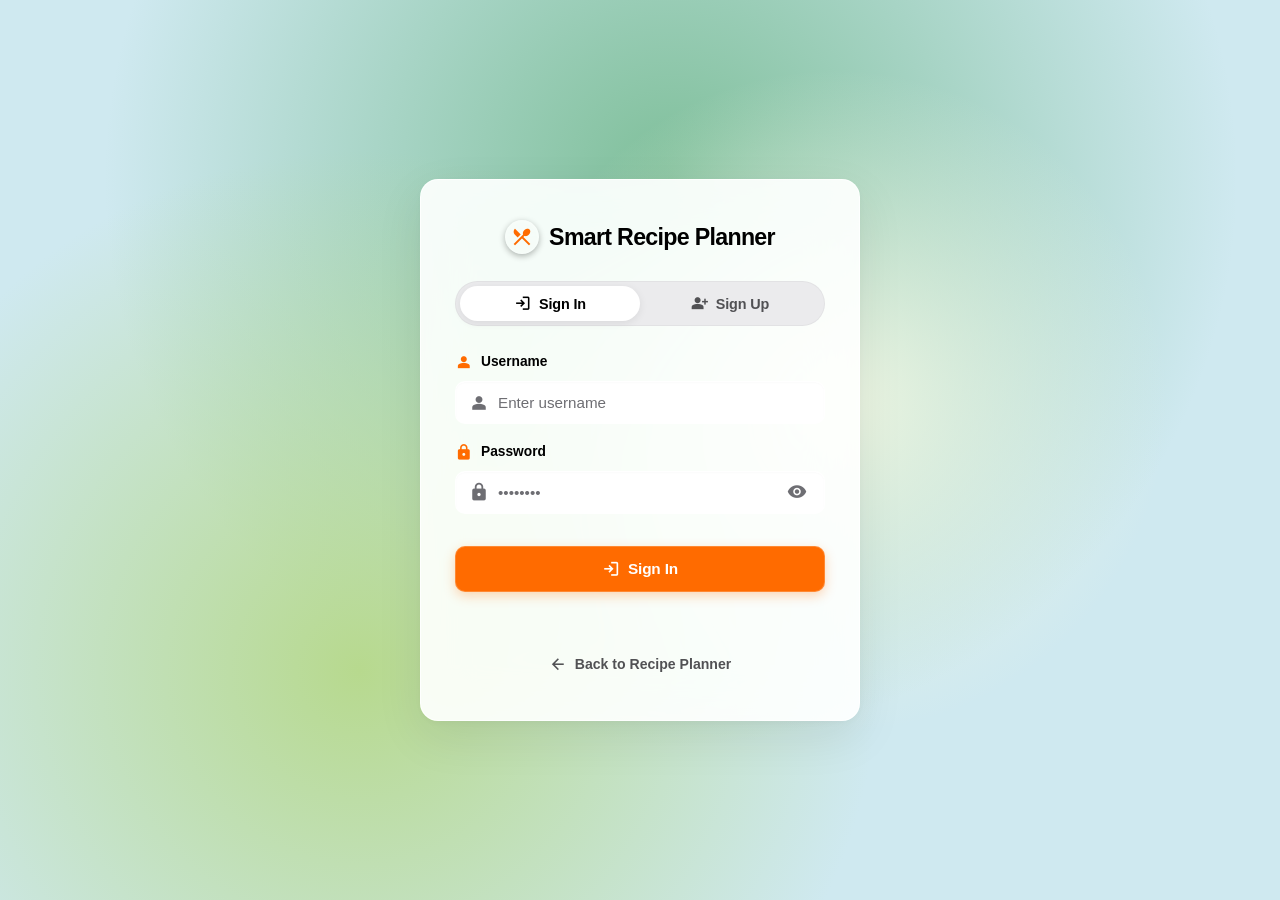
<file: target/classes/static/login.html>
<!DOCTYPE html>
<html lang="en">
<head>
    <meta charset="UTF-8">
    <meta name="viewport" content="width=device-width, initial-scale=1.0">
    <title>Smart Recipe Planner - Authentication</title>
    
    <!-- Google Material Symbols -->
    <link rel="stylesheet" href="https://fonts.googleapis.com/css2?family=Material+Symbols+Outlined:opsz,wght,FILL,GRAD@20..48,100..700,0..1,-50..200" />
    <link rel="stylesheet" href="style.css">

    <style>
        body {
            background-color: #CFE9F0;
            background-image: radial-gradient(circle at 65.34% 44.62%, rgba(238, 246, 227, 1) 0%, rgba(238, 246, 227, 0) 34.1%), radial-gradient(circle at 28.07% 74.48%, rgba(183, 217, 142, 1) 0%, rgba(183, 217, 142, 0) 45.65%), radial-gradient(circle at 52.42% 19.94%, rgba(127, 191, 154, 1) 0%, rgba(127, 191, 154, 0) 57.55%), radial-gradient(circle at 80.31% 84.47%, rgba(207, 233, 240, 1) 0%, rgba(207, 233, 240, 0) 69.1%);
            background-attachment: fixed;
            background-size: cover;
            background-repeat: no-repeat;
            display: flex;
            align-items: center;
            justify-content: center;
            min-height: 100vh;
            padding: 24px;
            margin: 0;
            font-family: var(--font-apple);
        }

        .auth-container {
            width: 100%;
            max-width: 440px;
            animation: fadeInScale 0.3s cubic-bezier(0.16, 1, 0.3, 1);
        }

        @keyframes fadeInScale {
            from { opacity: 0; transform: scale(0.97) translateY(10px); }
            to { opacity: 1; transform: scale(1) translateY(0); }
        }

        .auth-card {
            background: rgba(255, 255, 255, 0.92);
            backdrop-filter: blur(24px) saturate(180%);
            -webkit-backdrop-filter: blur(24px) saturate(180%);
            padding: 40px 34px;
            border-radius: var(--radius-xl);
            box-shadow: 0 16px 48px rgba(0, 0, 0, 0.08), 0 2px 8px rgba(0, 0, 0, 0.04);
            border: 1px solid rgba(255, 255, 255, 0.85);
            position: relative;
        }

        .brand-header {
            display: flex;
            align-items: center;
            justify-content: center;
            gap: 10px;
            font-size: 1.45rem;
            font-weight: 800;
            color: var(--text-primary);
            margin-bottom: 26px;
            letter-spacing: -0.03em;
            text-decoration: none;
        }

        .brand-header .material-symbols-outlined,
        .brand-header i {
            color: var(--btn-primary-bg);
            font-size: 1.55rem;
            line-height: 1;
        }

        .auth-tabs-wrapper {
            position: relative;
            background: #EBEBED;
            padding: 4px;
            border-radius: var(--radius-pill);
            border: 1px solid rgba(0, 0, 0, 0.04);
            margin-bottom: 26px;
            display: flex;
        }

        .auth-tab-btn {
            flex: 1;
            position: relative;
            z-index: 2;
            background: transparent;
            border: none;
            color: var(--text-secondary);
            padding: 9px 0;
            border-radius: var(--radius-pill);
            cursor: pointer;
            font-weight: 700;
            font-size: 0.9rem;
            transition: color 0.2s ease;
            font-family: var(--font-apple);
            letter-spacing: -0.01em;
            display: inline-flex;
            align-items: center;
            justify-content: center;
            gap: 7px;
        }

        .auth-tab-btn .material-symbols-outlined,
        .auth-tab-btn i {
            font-size: 1.1rem;
            line-height: 1;
        }

        .auth-tab-btn.active { 
            color: var(--text-primary); 
        }

        .tab-indicator {
            position: absolute;
            top: 4px;
            left: 4px;
            width: calc(50% - 4px);
            height: calc(100% - 8px);
            background: #FFFFFF;
            border-radius: var(--radius-pill);
            box-shadow: 0 2px 8px rgba(0, 0, 0, 0.08);
            transition: transform 0.25s cubic-bezier(0.16, 1, 0.3, 1);
            z-index: 1;
        }

        .tab-indicator.signup-active { 
            transform: translateX(100%); 
        }

        .auth-form-group {
            margin-bottom: 18px;
            text-align: left;
        }

        .auth-form-group label {
            display: flex;
            align-items: center;
            gap: 8px;
            margin-bottom: 8px;
            font-size: 0.86rem;
            font-weight: 700;
            color: var(--text-primary);
        }

        .auth-form-group label .material-symbols-outlined,
        .auth-form-group label i { 
            color: var(--btn-primary-bg); 
            font-size: 1.1rem; 
            line-height: 1;
        }

        .input-wrapper input {
            width: 100%;
            padding: 12px 16px;
            border: 1px solid var(--border-subtle);
            border-radius: var(--radius-md);
            outline: none;
            background: #FFFFFF;
            color: var(--text-primary);
            font-size: 0.95rem;
            font-family: var(--font-apple);
            box-sizing: border-box;
            transition: all 0.2s ease;
        }

        .input-wrapper.input-with-icon input {
            padding-left: 42px !important;
        }

        .input-wrapper input:focus {
            border-color: var(--btn-primary-bg);
            box-shadow: 0 0 0 3px rgba(255, 107, 0, 0.18);
        }

        .full-width-btn {
            width: 100%;
            margin-top: 14px;
            padding: 13px;
            font-size: 0.96rem;
        }

        .auth-message {
            margin-top: 18px;
            font-size: 0.88rem;
            font-weight: 600;
            min-height: 22px;
            text-align: center;
            line-height: 1.4;
            display: flex;
            align-items: center;
            justify-content: center;
            gap: 6px;
        }

        .auth-message .material-symbols-outlined {
            font-size: 1.15rem;
            line-height: 1;
        }

        .back-home-link {
            display: inline-flex;
            align-items: center;
            gap: 8px;
            justify-content: center;
            width: 100%;
            text-align: center;
            margin-top: 22px;
            font-size: 0.88rem;
            font-weight: 700;
            color: var(--text-secondary);
            text-decoration: none;
            transition: color 0.2s ease;
        }

        .back-home-link .material-symbols-outlined {
            font-size: 1.1rem;
            line-height: 1;
        }

        .back-home-link:hover {
            color: var(--text-primary);
        }

        .hidden { display: none !important; }
    </style>
</head>
<body>

    <div class="auth-container">
        <div class="auth-card">
            
            <a href="index.html" class="brand-header">
                <span class="brand-symbol-badge" style="width:34px; height:34px;">
                    <span class="material-symbols-outlined" aria-hidden="true" style="font-size:22px;">restaurant_menu</span>
                </span>
                <span>Smart Recipe Planner</span>
            </a>

            <div class="auth-tabs-wrapper">
                <div id="tabIndicator" class="tab-indicator"></div>
                <button type="button" class="auth-tab-btn active" onclick="switchTab('login')">
                    <span class="material-symbols-outlined" aria-hidden="true">login</span> <span>Sign In</span>
                </button>
                <button type="button" class="auth-tab-btn" onclick="switchTab('register')">
                    <span class="material-symbols-outlined" aria-hidden="true">person_add</span> <span>Sign Up</span>
                </button>
            </div>

            <!-- LOGIN FORM -->
            <form id="loginForm" onsubmit="handleLogin(event)">
                <div class="auth-form-group">
                    <label for="loginUsername"><span class="material-symbols-outlined" aria-hidden="true">person</span> <span>Username</span></label>
                    <div class="input-wrapper input-with-icon">
                        <span class="material-symbols-outlined input-leading-icon" aria-hidden="true">person</span>
                        <input type="text" id="loginUsername" required placeholder="Enter username" autocomplete="username">
                    </div>
                </div>
                <div class="auth-form-group">
                    <label for="loginPassword"><span class="material-symbols-outlined" aria-hidden="true">lock</span> <span>Password</span></label>
                    <div class="input-wrapper input-with-icon">
                        <span class="material-symbols-outlined input-leading-icon" aria-hidden="true">lock</span>
                        <input type="password" id="loginPassword" required placeholder="••••••••" autocomplete="current-password" class="has-toggle">
                        <button type="button" class="password-toggle-btn" onclick="togglePasswordVisibility('loginPassword', this)" aria-label="Show password" title="Show password">
                            <span class="material-symbols-outlined" aria-hidden="true">visibility</span>
                        </button>
                    </div>
                </div>
                <button type="submit" class="btn-submit btn-primary full-width-btn">
                    <span class="material-symbols-outlined" aria-hidden="true">login</span> <span>Sign In</span>
                </button>
            </form>

            <!-- REGISTER FORM (USERNAME + PASSWORD ONLY) -->
            <form id="registerForm" class="hidden" onsubmit="handleRegister(event)">
                <div class="auth-form-group">
                    <label for="regUsername"><span class="material-symbols-outlined" aria-hidden="true">person</span> <span>Choose Username</span></label>
                    <div class="input-wrapper input-with-icon">
                        <span class="material-symbols-outlined input-leading-icon" aria-hidden="true">person</span>
                        <input type="text" id="regUsername" required placeholder="Choose a username" autocomplete="username">
                    </div>
                </div>

                <div class="auth-form-group">
                    <label for="regPassword"><span class="material-symbols-outlined" aria-hidden="true">lock</span> <span>Password</span></label>
                    <div class="input-wrapper input-with-icon">
                        <span class="material-symbols-outlined input-leading-icon" aria-hidden="true">lock</span>
                        <input type="password" id="regPassword" required placeholder="Create password (min 4 characters)" autocomplete="new-password" class="has-toggle">
                        <button type="button" class="password-toggle-btn" onclick="togglePasswordVisibility('regPassword', this)" aria-label="Show password" title="Show password">
                            <span class="material-symbols-outlined" aria-hidden="true">visibility</span>
                        </button>
                    </div>
                </div>
                <button type="submit" class="btn-submit btn-primary full-width-btn">
                    <span class="material-symbols-outlined" aria-hidden="true">person_add</span> <span>Create Account</span>
                </button>
            </form>

            <div id="authMessage" class="auth-message"></div>

            <a href="index.html" class="back-home-link">
                <span class="material-symbols-outlined" aria-hidden="true">arrow_back</span> <span>Back to Recipe Planner</span>
            </a>
        </div>
    </div>

    <script src="auth.js"></script>
</body>
</html>
</file>
<file: target/classes/static/style.css>
/* ==========================================================================
   SMART RECIPE PLANNER - APPLE MINIMALIST DESIGN SYSTEM
   60-30-10 Color Architecture:
   - 60% Canvas & Surfaces: Clean Apple White (#FFFFFF) & Pure Light Neutral (#F5F5F7)
   - 30% Bold Apple Typography & Structure: Jet Black (#000000), Slate (#1D1D1F), Muted (#6E6E73)
   - 10% Semantic Action Buttons:
       * Primary / Recipe Actions: Vibrant Culinary Orange (#FF6B00)
       * Secondary / Utility Actions: Apple Neutral Gray (#F2F2F7, Border #D1D1D6)
       * Success / WhatsApp Sharing: Apple Green (#25D366 / #34C759)
       * Destructive Actions: Apple Crimson Red (#FF3B30 / #D70015)
   ========================================================================== */

:root {
    /* Backgrounds & Canvas (60%) - "Jade Sky" Organic Mesh Canvas */
    --bg-jade-base: #CFE9F0;
    --bg-jade-sky: radial-gradient(circle at 65.34% 44.62%, rgba(238, 246, 227, 1) 0%, rgba(238, 246, 227, 0) 34.1%), radial-gradient(circle at 28.07% 74.48%, rgba(183, 217, 142, 1) 0%, rgba(183, 217, 142, 0) 45.65%), radial-gradient(circle at 52.42% 19.94%, rgba(127, 191, 154, 1) 0%, rgba(127, 191, 154, 0) 57.55%), radial-gradient(circle at 80.31% 84.47%, rgba(207, 233, 240, 1) 0%, rgba(207, 233, 240, 0) 69.1%);
    --bg-page: var(--bg-jade-base);
    --bg-surface: rgba(255, 255, 255, 0.90);
    --bg-surface-elevated: rgba(255, 255, 255, 0.95);
    --bg-subtle: rgba(255, 255, 255, 0.65);
    --bg-hero: transparent;
    
    /* Apple Typography & Structure (30%) */
    --text-primary: #000000;
    --text-body: #1D1D1F;
    --text-secondary: #515154;
    --text-muted: #6E6E73;
    --border-light: rgba(0, 0, 0, 0.08);
    --border-subtle: rgba(255, 255, 255, 0.6);
    --border-strong: #D1D1D6;
    --divider: rgba(0, 0, 0, 0.08);
    
    /* Semantic Button Colors (10%) */
    /* 1. Primary Orange */
    --btn-primary-bg: #FF6B00;
    --btn-primary-hover: #FF7A1A;
    --btn-primary-active: #E65100;
    --btn-primary-shadow: rgba(255, 107, 0, 0.28);
    
    /* 2. Secondary Neutral */
    --btn-secondary-bg: #F2F2F7;
    --btn-secondary-hover: #E5E5EA;
    --btn-secondary-active: #D1D1D6;
    --btn-secondary-text: #1D1D1F;
    
    /* 3. Success / Green / WhatsApp */
    --btn-success-bg: #25D366;
    --btn-success-hover: #20BD5A;
    --btn-success-active: #1CA850;
    --btn-success-shadow: rgba(37, 211, 102, 0.3);
    
    /* 4. Destructive / Red */
    --btn-danger-bg: #FF3B30;
    --btn-danger-hover: #E02B20;
    --btn-danger-active: #C41C12;
    --btn-danger-shadow: rgba(255, 59, 48, 0.3);

    /* Apple Border Radii */
    --radius-xl: 18px;
    --radius-lg: 14px;
    --radius-md: 10px;
    --radius-sm: 8px;
    --radius-pill: 9999px;

    /* Apple Soft Shadows */
    --shadow-subtle: 0 1px 3px rgba(0, 0, 0, 0.04);
    --shadow-card: 0 6px 22px rgba(0, 0, 0, 0.05), 0 1px 3px rgba(0, 0, 0, 0.02);
    --shadow-card-hover: 0 14px 34px rgba(0, 0, 0, 0.08), 0 2px 6px rgba(0, 0, 0, 0.03);
    --shadow-modal: 0 24px 60px rgba(0, 0, 0, 0.18), 0 4px 16px rgba(0, 0, 0, 0.08);

    /* Apple-Inspired Font Stack */
    --font-apple: -apple-system, BlinkMacSystemFont, "SF Pro Display", "SF Pro Text", "Helvetica Neue", sans-serif;
}

/* Base Reset */
*, *::before, *::after {
    box-sizing: border-box;
    margin: 0;
    padding: 0;
    -webkit-font-smoothing: antialiased;
    -moz-osx-font-smoothing: grayscale;
    font-family: var(--font-apple);
}

html {
    scroll-behavior: smooth;
}

body {
    background-color: var(--bg-jade-base);
    background-image: var(--bg-jade-sky);
    background-attachment: fixed;
    background-size: cover;
    background-repeat: no-repeat;
    color: var(--text-body);
    font-family: var(--font-apple);
    min-height: 100vh;
    display: flex;
    flex-direction: column;
    line-height: 1.5;
}

/* Scroll Offset for Sticky Header */
.view-section,
.card-box,
section {
    scroll-margin-top: 84px;
}

/* ==========================================================================
   GOOGLE MATERIAL SYMBOLS & DYNAMIC ISLAND BADGES
   ========================================================================== */
.material-symbols-outlined {
    font-family: 'Material Symbols Outlined';
    font-weight: normal;
    font-style: normal;
    font-size: 20px;
    line-height: 1;
    letter-spacing: normal;
    text-transform: none;
    display: inline-block;
    white-space: nowrap;
    word-wrap: normal;
    direction: ltr;
    -webkit-font-feature-settings: 'liga';
    -webkit-font-smoothing: antialiased;
    font-variation-settings: 'FILL' 1, 'wght' 450, 'GRAD' 0, 'opsz' 24;
    vertical-align: middle;
    user-select: none;
}

.brand-symbol-badge {
    display: inline-flex;
    align-items: center;
    justify-content: center;
    width: 34px;
    height: 34px;
    border-radius: 50%;
    background: rgba(255, 255, 255, 0.12);
    border: 1px solid rgba(255, 255, 255, 0.22);
    box-shadow: inset 0 1px 2px rgba(255, 255, 255, 0.25), 0 2px 6px rgba(0, 0, 0, 0.3);
    color: var(--btn-primary-bg);
    flex-shrink: 0;
    transition: transform 0.25s ease, background 0.25s ease;
}

.brand-symbol-badge .material-symbols-outlined {
    font-size: 20px;
    color: var(--btn-primary-bg);
    line-height: 1;
    display: inline-flex;
    align-items: center;
    justify-content: center;
    transition: transform 0.25s ease;
}

.brand:hover .brand-symbol-badge {
    transform: scale(1.08) rotate(4deg);
    background: rgba(255, 255, 255, 0.2);
}

/* ==========================================================================
   DYNAMIC ISLAND HEADER (Pitch Black Apple Floating Capsule)
   ========================================================================== */
header {
    background: #09090B;
    background: rgba(10, 10, 14, 0.94);
    backdrop-filter: blur(32px) saturate(200%);
    -webkit-backdrop-filter: blur(32px) saturate(200%);
    padding: 8px 18px 8px 20px;
    display: flex;
    justify-content: space-between;
    align-items: center;
    border: 1px solid rgba(255, 255, 255, 0.18);
    border-radius: var(--radius-pill);
    position: sticky;
    top: 14px;
    z-index: 1000;
    margin: 14px auto 0 auto;
    width: fit-content;
    max-width: min(94%, 980px);
    box-shadow: 
        0 18px 46px rgba(0, 0, 0, 0.52),
        0 4px 14px rgba(0, 0, 0, 0.38),
        inset 0 1px 1.5px rgba(255, 255, 255, 0.25);
    gap: 16px;
    transition: transform 0.3s cubic-bezier(0.16, 1, 0.3, 1), box-shadow 0.3s ease, border-color 0.3s ease;
}

header:hover {
    transform: translateY(-1px);
    border-color: rgba(255, 255, 255, 0.26);
    box-shadow: 
        0 22px 54px rgba(0, 0, 0, 0.6),
        0 6px 18px rgba(0, 0, 0, 0.42),
        inset 0 1px 2px rgba(255, 255, 255, 0.32);
}

.brand {
    display: flex;
    align-items: center;
    gap: 10px;
    font-size: 1.15rem;
    font-weight: 800;
    color: #FFFFFF;
    letter-spacing: -0.03em;
    text-decoration: none;
    transition: opacity 0.2s ease;
    white-space: nowrap;
}

.brand:hover {
    opacity: 0.92;
}

.brand span {
    color: #FFFFFF;
}

/* Dynamic Island Segmented Tabs Container */
.nav-tabs {
    display: flex;
    gap: 4px;
    background: rgba(255, 255, 255, 0.08);
    border: 1px solid rgba(255, 255, 255, 0.08);
    padding: 4px;
    border-radius: var(--radius-pill);
    box-shadow: inset 0 1px 2px rgba(0, 0, 0, 0.45);
}

/* Dynamic Island Tab Buttons */
.tab-btn {
    position: relative;
    background: transparent;
    border: 1px solid transparent;
    color: rgba(255, 255, 255, 0.72);
    padding: 7px 16px;
    border-radius: var(--radius-pill);
    cursor: pointer;
    font-weight: 600;
    font-size: 0.86rem;
    letter-spacing: -0.01em;
    display: inline-flex;
    align-items: center;
    gap: 6px;
    outline: none;
    transition: all 0.22s cubic-bezier(0.16, 1, 0.3, 1);
    isolation: isolate;
}

.tab-btn:hover:not(.active) {
    color: #FFFFFF;
    background: rgba(255, 255, 255, 0.12);
}

.tab-btn:active:not(.active) {
    transform: scale(0.97);
}

/* Dynamic Island Active Tab: Crisp White Pill with Black Typography */
.tab-btn.active {
    background: #FFFFFF;
    color: #000000;
    font-weight: 700;
    border: 1px solid rgba(255, 255, 255, 0.95);
    box-shadow: 
        0 2px 10px rgba(0, 0, 0, 0.35),
        0 0 12px rgba(255, 255, 255, 0.25);
    transform: scale(1);
}

.tab-btn.active .material-symbols-outlined,
.tab-btn.active i {
    color: #000000;
}

.tab-btn .material-symbols-outlined,
.tab-btn i {
    font-size: 1.05rem;
    color: inherit;
}

.tab-btn:focus-visible {
    box-shadow: 0 0 0 3px rgba(255, 255, 255, 0.4);
}

/* Navigation Right Auth Area */
.header-right {
    display: flex;
    align-items: center;
    gap: 10px;
}

.user-auth-badge {
    display: flex;
    align-items: center;
    gap: 8px;
}

.user-profile-badge {
    display: inline-flex;
    align-items: center;
    gap: 8px;
    font-weight: 700;
    font-size: 0.84rem;
    color: #FFFFFF;
    background: rgba(255, 255, 255, 0.12);
    border: 1px solid rgba(255, 255, 255, 0.18);
    padding: 6px 14px;
    border-radius: var(--radius-pill);
    box-shadow: inset 0 1px 1px rgba(255, 255, 255, 0.16);
    max-width: 200px;
}

.user-name-display {
    max-width: 120px;
    white-space: nowrap;
    overflow: hidden;
    text-overflow: ellipsis;
    display: inline-block;
    color: #FFFFFF;
}

/* Dynamic Island Auth / Logout Link */
.auth-nav-link {
    position: relative;
    font-size: 0.84rem;
    font-weight: 700;
    color: #FFFFFF;
    text-decoration: none;
    padding: 7px 16px;
    border-radius: var(--radius-pill);
    background: rgba(255, 255, 255, 0.12);
    border: 1px solid rgba(255, 255, 255, 0.18);
    display: inline-flex;
    align-items: center;
    gap: 6px;
    cursor: pointer;
    outline: none;
    transition: all 0.22s cubic-bezier(0.16, 1, 0.3, 1);
    box-shadow: inset 0 1px 1.5px rgba(255, 255, 255, 0.18);
}

.auth-nav-link:hover {
    background: rgba(255, 255, 255, 0.22);
    transform: scale(1.04);
    border-color: rgba(255, 255, 255, 0.28);
    color: #FFFFFF;
    box-shadow: 
        0 4px 12px rgba(0, 0, 0, 0.3),
        inset 0 1px 2px rgba(255, 255, 255, 0.25);
}

.auth-nav-link:active {
    transform: scale(0.97);
}

.auth-nav-link:focus-visible {
    box-shadow: 0 0 0 3px rgba(255, 255, 255, 0.4);
}

/* ==========================================================================
   HERO SECTION (Apple High-Impact Visual Banner)
   ========================================================================== */
.hero-section {
    background: transparent;
    border-bottom: none;
    padding: 20px 20px 12px;
    text-align: left;
    position: relative;
}

.hero-container {
    max-width: 960px;
    margin: 0 auto;
    background: rgba(255, 255, 255, 0.82);
    backdrop-filter: blur(28px) saturate(190%);
    -webkit-backdrop-filter: blur(28px) saturate(190%);
    border: 1px solid rgba(255, 255, 255, 0.95);
    border-radius: 28px;
    padding: 24px 30px;
    box-shadow: 0 16px 40px -10px rgba(0, 0, 0, 0.07), 0 2px 6px rgba(0, 0, 0, 0.03);
    position: relative;
    overflow: visible;
    display: grid;
    grid-template-columns: 1.28fr 0.72fr;
    align-items: center;
    gap: 28px;
    text-align: left;
}

.hero-container::before {
    content: '';
    position: absolute;
    top: -40%;
    left: 15%;
    width: 60%;
    height: 120%;
    background: radial-gradient(circle, rgba(255, 107, 0, 0.1) 0%, rgba(255, 107, 0, 0) 70%);
    pointer-events: none;
    z-index: 0;
}

.hero-content {
    position: relative;
    z-index: 1;
}

.hero-pill {
    display: inline-flex;
    align-items: center;
    gap: 6px;
    background: rgba(255, 255, 255, 0.95);
    border: 1px solid rgba(255, 107, 0, 0.28);
    padding: 5px 13px;
    border-radius: var(--radius-pill);
    font-size: 0.78rem;
    font-weight: 700;
    color: #C0392B;
    margin-bottom: 8px;
    box-shadow: 0 2px 8px rgba(255, 107, 0, 0.09);
    letter-spacing: -0.01em;
}

.hero-pill .material-symbols-outlined {
    font-size: 1rem;
    line-height: 1;
    color: var(--btn-primary-bg);
}

.hero-title {
    font-size: clamp(1.65rem, 2.7vw, 2.25rem);
    font-weight: 800;
    letter-spacing: -0.03em;
    line-height: 1.15;
    color: #111827;
    margin-bottom: 8px;
}

.hero-gradient-text {
    background: linear-gradient(135deg, #FF6B00 15%, #E65100 85%);
    -webkit-background-clip: text;
    -webkit-text-fill-color: transparent;
    display: inline-block;
}

.hero-subtitle {
    font-size: 0.92rem;
    color: #4B5563;
    line-height: 1.45;
    margin-bottom: 16px;
    font-weight: 450;
    max-width: 480px;
}

.hero-actions {
    display: flex;
    align-items: center;
    gap: 10px;
    flex-wrap: wrap;
}

.hero-btn-primary,
.hero-btn-secondary {
    display: inline-flex;
    align-items: center;
    justify-content: center;
    gap: 7px;
    cursor: pointer;
    text-decoration: none;
    outline: none;
    white-space: nowrap;
    font-family: var(--font-apple);
    letter-spacing: -0.01em;
    font-size: 0.86rem;
    font-weight: 700;
    padding: 9px 18px;
    border-radius: var(--radius-pill);
    transition: all 0.2s cubic-bezier(0.16, 1, 0.3, 1);
}

.hero-btn-primary {
    background: linear-gradient(135deg, #FF6B00 0%, #E65100 100%) !important;
    color: #FFFFFF !important;
    border: 1px solid rgba(255, 255, 255, 0.2) !important;
    box-shadow: 0 4px 16px rgba(255, 107, 0, 0.32) !important;
}

.hero-btn-primary * {
    color: #FFFFFF !important;
}

.hero-btn-primary:hover {
    transform: translateY(-2px);
    box-shadow: 0 8px 22px rgba(255, 107, 0, 0.42) !important;
}

.hero-btn-secondary {
    background: #FFFFFF !important;
    border: 1px solid rgba(0, 0, 0, 0.12) !important;
    color: #111827 !important;
    box-shadow: 0 2px 10px rgba(0, 0, 0, 0.05) !important;
}

.hero-btn-secondary,
.hero-btn-secondary *,
.hero-btn-secondary span,
.hero-btn-secondary .material-symbols-outlined {
    color: #111827 !important;
}

.hero-btn-secondary:hover {
    transform: translateY(-2px);
    background: #F9FAFB !important;
    border-color: rgba(0, 0, 0, 0.22) !important;
    box-shadow: 0 6px 16px rgba(0, 0, 0, 0.08) !important;
}

/* 3D Visual Floating Card in Hero */
.hero-3d-wrapper {
    position: relative;
    z-index: 1;
    perspective: 800px;
    display: flex;
    align-items: center;
    justify-content: center;
    width: 100%;
}

.hero-3d-card {
    background: rgba(255, 255, 255, 0.94);
    backdrop-filter: blur(18px);
    border: 1px solid rgba(255, 255, 255, 0.95);
    border-radius: 20px;
    padding: 16px 18px;
    box-shadow: 0 16px 36px -8px rgba(0, 0, 0, 0.1), 0 4px 12px rgba(255, 107, 0, 0.08);
    transform: rotateY(-8deg) rotateX(5deg);
    animation: float3d 5s ease-in-out infinite;
    transform-style: preserve-3d;
    width: 100%;
    max-width: 280px;
}

@keyframes float3d {
    0%, 100% {
        transform: rotateY(-8deg) rotateX(5deg) translateY(0px);
    }
    50% {
        transform: rotateY(-3deg) rotateX(1deg) translateY(-8px);
    }
}

.hero-3d-header {
    display: flex;
    align-items: center;
    gap: 12px;
    margin-bottom: 12px;
}

.hero-3d-badge-icon {
    width: 38px;
    height: 38px;
    border-radius: 12px;
    background: linear-gradient(135deg, #FFF3E0, #FFE0B2);
    display: flex;
    align-items: center;
    justify-content: center;
    color: #FF6B00;
}

.hero-3d-title {
    font-size: 0.95rem;
    font-weight: 800;
    color: #111827;
    line-height: 1.2;
}

.hero-3d-subtitle {
    font-size: 0.76rem;
    color: #6B7280;
    display: flex;
    align-items: center;
    gap: 4px;
    margin-top: 2px;
}

.hero-3d-tags {
    display: flex;
    gap: 6px;
    flex-wrap: wrap;
    margin-bottom: 12px;
}

.hero-3d-tag {
    background: #F3F4F6;
    color: #374151;
    font-size: 0.72rem;
    font-weight: 600;
    padding: 3px 8px;
    border-radius: 6px;
}

.hero-3d-status {
    display: flex;
    align-items: center;
    gap: 6px;
    font-size: 0.76rem;
    font-weight: 700;
    color: #059669;
}

.hero-float-chip {
    position: absolute;
    background: #FFFFFF;
    border-radius: var(--radius-pill);
    padding: 5px 11px;
    font-size: 0.75rem;
    font-weight: 700;
    color: #111827;
    box-shadow: 0 8px 20px rgba(0, 0, 0, 0.08);
    border: 1px solid rgba(0, 0, 0, 0.06);
    display: flex;
    align-items: center;
    gap: 5px;
    animation: floatChip 4s ease-in-out infinite alternate;
}

.chip-1 {
    top: -10px;
    right: 0px;
    animation-delay: 0.4s;
}

.chip-2 {
    bottom: -8px;
    left: -4px;
    animation-delay: 1.2s;
}

@keyframes floatChip {
    0% { transform: translateY(0px); }
    100% { transform: translateY(-6px); }
}

/* ==========================================================================
   MAIN LAYOUT CONTAINER & VIEWS
   ========================================================================== */
.container {
    max-width: 1180px;
    margin: 14px auto 32px;
    padding: 0 24px;
    flex: 1;
    width: 100%;
}

.view-section {
    display: none;
    animation: fadeInView 0.25s cubic-bezier(0.16, 1, 0.3, 1);
}

@keyframes fadeInView {
    from { opacity: 0; transform: translateY(8px); }
    to { opacity: 1; transform: translateY(0); }
}

.view-section.active {
    display: block;
}

/* Section Header Typography */
.section-header {
    display: flex;
    justify-content: space-between;
    align-items: center;
    margin-bottom: 22px;
    flex-wrap: wrap;
    gap: 12px;
}

.section-title {
    font-size: 1.5rem;
    font-weight: 800;
    letter-spacing: -0.03em;
    color: var(--text-primary);
    display: flex;
    align-items: center;
    gap: 10px;
}

.section-title .material-symbols-outlined,
.section-title i {
    color: var(--btn-primary-bg);
    font-size: 1.35rem;
    line-height: 1;
}

/* Card Box */
.card-box {
    background: var(--bg-surface);
    backdrop-filter: blur(20px) saturate(180%);
    -webkit-backdrop-filter: blur(20px) saturate(180%);
    padding: 28px;
    border-radius: var(--radius-xl);
    box-shadow: var(--shadow-card);
    margin-bottom: 28px;
    border: 1px solid rgba(255, 255, 255, 0.75);
    transition: box-shadow 0.25s ease, border-color 0.25s ease;
}

.card-box:hover {
    box-shadow: var(--shadow-card-hover);
    border-color: rgba(255, 255, 255, 0.95);
}

.card-box h2 {
    font-size: 1.3rem;
    font-weight: 800;
    margin-bottom: 20px;
    display: flex;
    align-items: center;
    gap: 10px;
    color: var(--text-primary);
    letter-spacing: -0.025em;
}

.card-box h2 .material-symbols-outlined,
.card-box h2 i {
    color: var(--btn-primary-bg);
    font-size: 1.3rem;
    line-height: 1;
}

.generator-card {
    /* Seamless border with no intrusive horizontal line */
    border: 1px solid rgba(255, 255, 255, 0.85);
}

/* ==========================================================================
   BUTTONS WITH DIFFERENT COLOR SYSTEM
   - Primary: Orange (#FF6B00)
   - Secondary: Neutral Gray (#F2F2F7)
   - Success / WhatsApp: Green (#25D366 / #34C759)
   - Danger: Apple Red (#FF3B30)
   ========================================================================== */

/* Universal Button Base */
.btn-submit,
.btn-primary,
.btn-secondary,
.btn-whatsapp,
.btn-success,
.btn-danger {
    position: relative;
    padding: 12px 22px;
    border-radius: var(--radius-md);
    font-weight: 700;
    font-size: 0.92rem;
    font-family: var(--font-apple);
    letter-spacing: -0.01em;
    cursor: pointer;
    display: inline-flex;
    align-items: center;
    justify-content: center;
    gap: 8px;
    text-decoration: none;
    border: 1px solid transparent;
    outline: none;
    transition: background-color 0.2s ease, transform 0.2s ease, box-shadow 0.2s ease, border-color 0.2s ease;
    white-space: nowrap;
}

/* Button & Nav Icon Standard Sizing & Vertical Centering */
.btn-submit .material-symbols-outlined,
.btn-primary .material-symbols-outlined,
.btn-secondary .material-symbols-outlined,
.btn-whatsapp .material-symbols-outlined,
.btn-success .material-symbols-outlined,
.btn-danger .material-symbols-outlined,
.btn-submit i,
.btn-primary i,
.btn-secondary i,
.btn-whatsapp i,
.btn-success i,
.btn-danger i {
    font-size: 1.15rem;
    line-height: 1;
    display: inline-flex;
    align-items: center;
    justify-content: center;
    flex-shrink: 0;
    transition: transform 0.2s ease;
}

.btn-sm .material-symbols-outlined,
.btn-sm i {
    font-size: 1rem;
}

.tab-btn .material-symbols-outlined,
.tab-btn i {
    font-size: 1.1rem;
    line-height: 1;
    flex-shrink: 0;
    display: inline-flex;
    align-items: center;
    justify-content: center;
}

.auth-nav-link .material-symbols-outlined,
.auth-nav-link i {
    font-size: 1.05rem;
    line-height: 1;
    flex-shrink: 0;
}

/* 1. Primary Orange Button (Main CTA & Core Culinary Actions) */
.btn-submit,
.btn-primary {
    background-color: var(--btn-primary-bg);
    color: #FFFFFF !important;
    box-shadow: 0 4px 12px var(--btn-primary-shadow);
    border-color: rgba(255, 255, 255, 0.2);
}

.btn-submit:hover,
.btn-primary:hover {
    background-color: var(--btn-primary-hover);
    transform: translateY(-1.5px);
    box-shadow: 0 6px 18px var(--btn-primary-shadow);
}

.btn-submit:active,
.btn-primary:active {
    background-color: var(--btn-primary-active);
    transform: translateY(1px);
    box-shadow: 0 2px 6px var(--btn-primary-shadow);
}

.btn-submit:focus-visible,
.btn-primary:focus-visible {
    box-shadow: 0 0 0 3px rgba(255, 107, 0, 0.4) !important;
}

/* 2. Secondary Neutral Button (Apple Clean Gray) */
.btn-secondary {
    background-color: var(--btn-secondary-bg) !important;
    color: var(--btn-secondary-text) !important;
    border: 1px solid var(--border-strong) !important;
    box-shadow: var(--shadow-subtle) !important;
}

.btn-secondary:hover {
    background-color: var(--btn-secondary-hover) !important;
    color: #000000 !important;
    transform: translateY(-1.5px);
    border-color: rgba(0, 0, 0, 0.2) !important;
    box-shadow: 0 3px 10px rgba(0, 0, 0, 0.06) !important;
}

.btn-secondary:active {
    background-color: var(--btn-secondary-active) !important;
    transform: translateY(1px);
}

.btn-secondary:focus-visible {
    box-shadow: 0 0 0 3px rgba(0, 0, 0, 0.25) !important;
}

/* 3. Success / Green / WhatsApp Button */
.btn-whatsapp,
.btn-success {
    background-color: var(--btn-success-bg) !important;
    color: #FFFFFF !important;
    border-color: rgba(0, 0, 0, 0.05) !important;
    box-shadow: 0 4px 12px var(--btn-success-shadow) !important;
}

.btn-whatsapp:hover,
.btn-success:hover {
    background-color: var(--btn-success-hover) !important;
    transform: translateY(-1.5px);
    box-shadow: 0 6px 18px var(--btn-success-shadow) !important;
}

.btn-whatsapp:active,
.btn-success:active {
    background-color: var(--btn-success-active) !important;
    transform: translateY(1px);
}

.btn-whatsapp:focus-visible,
.btn-success:focus-visible {
    box-shadow: 0 0 0 3px rgba(37, 211, 102, 0.4) !important;
}

/* 4. Destructive / Red Button (Delete & Reset) */
.btn-danger {
    background-color: var(--btn-danger-bg) !important;
    color: #FFFFFF !important;
    border-color: rgba(0, 0, 0, 0.05) !important;
    box-shadow: 0 4px 12px var(--btn-danger-shadow) !important;
}

.btn-danger:hover {
    background-color: var(--btn-danger-hover) !important;
    transform: translateY(-1.5px);
    box-shadow: 0 6px 18px var(--btn-danger-shadow) !important;
}

.btn-danger:active {
    background-color: var(--btn-danger-active) !important;
    transform: translateY(1px);
}

.btn-danger:focus-visible {
    box-shadow: 0 0 0 3px rgba(255, 59, 48, 0.4) !important;
}

/* Small Button Modifier */
.btn-sm {
    padding: 7px 14px;
    font-size: 0.82rem;
    border-radius: var(--radius-sm);
}

/* Planner Remove Meal Button */
.plan-remove-btn {
    background: transparent;
    border: none;
    color: var(--btn-danger-bg);
    cursor: pointer;
    padding: 4px 6px;
    border-radius: var(--radius-sm);
    display: inline-flex;
    align-items: center;
    justify-content: center;
    transition: background-color 0.15s ease, transform 0.15s ease;
    outline: none;
}

.plan-remove-btn:hover {
    background: rgba(255, 59, 48, 0.12);
    transform: scale(1.1);
}

.plan-remove-btn:focus-visible {
    box-shadow: 0 0 0 2px var(--btn-danger-bg);
}

/* Disabled State */
button:disabled,
.btn-submit:disabled,
.btn-primary:disabled,
.btn-secondary:disabled {
    opacity: 0.5;
    cursor: not-allowed;
    transform: none !important;
    box-shadow: none !important;
}

/* ==========================================================================
   FORM INPUTS & GRID SYSTEM
   ========================================================================== */
.form-grid {
    display: grid;
    grid-template-columns: repeat(auto-fit, minmax(230px, 1fr));
    gap: 16px;
}

.full-width {
    grid-column: 1 / -1;
}

input, select, textarea {
    width: 100%;
    padding: 12px 16px;
    border: 1px solid var(--border-subtle);
    border-radius: var(--radius-md);
    outline: none;
    background: #FFFFFF;
    color: var(--text-primary);
    font-size: 0.94rem;
    font-weight: 500;
    font-family: var(--font-apple);
    transition: border-color 0.2s ease, box-shadow 0.2s ease;
    box-shadow: inset 0 1px 2px rgba(0, 0, 0, 0.02);
}

input::placeholder, textarea::placeholder {
    color: var(--text-muted);
    font-weight: 400;
}

select {
    cursor: pointer;
    background-color: #FFFFFF;
}

input:focus, select:focus, textarea:focus {
    border-color: var(--btn-primary-bg);
    box-shadow: 0 0 0 3px rgba(255, 107, 0, 0.18);
    background-color: #FFFFFF;
}

/* Input Fields with Subtle Leading Icons */
.input-with-icon {
    position: relative;
    display: flex;
    align-items: center;
    width: 100%;
}

.input-with-icon .input-leading-icon {
    position: absolute;
    left: 14px;
    color: var(--text-muted);
    font-size: 20px;
    pointer-events: none;
    z-index: 2;
    transition: color 0.2s ease;
    display: inline-flex;
    align-items: center;
    justify-content: center;
}

.input-with-icon input,
.input-with-icon select {
    padding-left: 44px !important;
}

.input-with-icon:focus-within .input-leading-icon {
    color: var(--btn-primary-bg);
}

/* Password Visibility Toggle Button */
.password-toggle-btn {
    position: absolute;
    right: 12px;
    background: transparent;
    border: none;
    color: var(--text-muted);
    cursor: pointer;
    padding: 6px;
    display: inline-flex;
    align-items: center;
    justify-content: center;
    font-size: 20px;
    transition: color 0.2s ease, transform 0.15s ease;
    z-index: 2;
    border-radius: var(--radius-sm);
    outline: none;
}

.password-toggle-btn .material-symbols-outlined {
    font-size: 20px;
}

.password-toggle-btn:hover {
    color: var(--text-primary);
}

.password-toggle-btn:focus-visible {
    box-shadow: 0 0 0 2px var(--btn-primary-bg);
}

.input-with-icon input.has-toggle {
    padding-right: 42px !important;
}

/* Modal Close Button */
.modal-close-btn {
    background: transparent;
    border: none;
    color: var(--text-muted);
    cursor: pointer;
    padding: 6px 10px;
    border-radius: var(--radius-sm);
    display: inline-flex;
    align-items: center;
    justify-content: center;
    font-size: 1.15rem;
    transition: color 0.2s ease, background-color 0.2s ease;
    outline: none;
}

.modal-close-btn:hover {
    color: var(--text-primary);
    background: #EBEBED;
}

.modal-close-btn:focus-visible {
    box-shadow: 0 0 0 2px var(--btn-primary-bg);
}

.badge-highlight {
    background: var(--btn-primary-bg);
    color: #FFFFFF;
    padding: 4px 12px;
    border-radius: var(--radius-pill);
    font-size: 0.8rem;
    font-weight: 700;
    display: inline-flex;
    align-items: center;
    gap: 6px;
}

.badge-highlight .material-symbols-outlined,
.badge-highlight i {
    font-size: 0.95rem;
    line-height: 1;
}

/* ==========================================================================
   RECIPES GRID & RECIPE CARDS (Apple Widget Design)
   ========================================================================== */
.recipes-grid {
    display: grid;
    grid-template-columns: repeat(auto-fill, minmax(320px, 1fr));
    gap: 24px;
}

.recipe-card {
    background: var(--bg-surface);
    border-radius: var(--radius-xl);
    overflow: hidden;
    box-shadow: var(--shadow-card);
    border: 1px solid var(--border-subtle);
    display: flex;
    flex-direction: column;
    transition: transform 0.25s cubic-bezier(0.16, 1, 0.3, 1), box-shadow 0.25s cubic-bezier(0.16, 1, 0.3, 1), border-color 0.25s ease;
    position: relative;
}

.recipe-card:hover {
    transform: translateY(-4px);
    box-shadow: var(--shadow-card-hover);
    border-color: var(--border-strong);
}

.recipe-card-header {
    background: var(--bg-subtle);
    padding: 16px 20px;
    border-bottom: 1px solid var(--divider);
    display: flex;
    justify-content: space-between;
    align-items: center;
}

.recipe-card-header .cuisine-tag {
    font-size: 0.78rem;
    font-weight: 700;
    color: var(--text-secondary);
    text-transform: uppercase;
    letter-spacing: 0.05em;
    display: flex;
    align-items: center;
    gap: 6px;
}

.recipe-card-header .cuisine-tag .material-symbols-outlined,
.recipe-card-header .cuisine-tag i {
    font-size: 0.95rem;
    line-height: 1;
    color: inherit;
}

.meal-tag {
    background: #EBEBED;
    padding: 4px 10px;
    border-radius: var(--radius-pill);
    font-size: 0.75rem;
    font-weight: 700;
    color: var(--text-primary);
}

.recipe-content {
    padding: 22px;
    display: flex;
    flex-direction: column;
    gap: 12px;
    flex-grow: 1;
}

.recipe-title {
    font-size: 1.25rem;
    font-weight: 800;
    color: var(--text-primary);
    line-height: 1.25;
    letter-spacing: -0.02em;
}

.badges-row {
    display: flex;
    gap: 6px;
    flex-wrap: wrap;
}

.badge {
    font-size: 0.74rem;
    padding: 4px 10px;
    border-radius: var(--radius-pill);
    font-weight: 700;
    display: inline-flex;
    align-items: center;
    gap: 5px;
}

.badge .material-symbols-outlined,
.badge i {
    font-size: 0.9rem;
    line-height: 1;
    color: inherit;
}

.badge-diet {
    background: #E8F8F0;
    color: #0E8345;
    border: 1px solid rgba(14, 131, 69, 0.2);
}

.badge-time {
    background: #F5F5F7;
    color: var(--text-secondary);
    border: 1px solid var(--border-subtle);
}

.badge-cal {
    background: #FFF4ED;
    color: #D35400;
    border: 1px solid rgba(211, 84, 0, 0.2);
}

.recipe-macros {
    font-size: 0.82rem;
    color: var(--text-secondary);
    background: var(--bg-subtle);
    padding: 8px 12px;
    border-radius: var(--radius-sm);
    border: 1px solid var(--divider);
}

.recipe-ingredients-preview {
    font-size: 0.86rem;
    color: var(--text-body);
    line-height: 1.5;
    flex-grow: 1;
}

.recipe-actions {
    display: flex;
    gap: 10px;
    margin-top: 14px;
    padding-top: 12px;
    border-top: 1px solid var(--divider);
}

/* ==========================================================================
   WEEKLY PLANNER GRID
   ========================================================================== */
.planner-grid {
    display: grid;
    grid-template-columns: repeat(auto-fit, minmax(150px, 1fr));
    gap: 16px;
}

.day-column {
    background: var(--bg-surface);
    padding: 18px 14px;
    border-radius: var(--radius-lg);
    border: 1px solid var(--border-subtle);
    box-shadow: var(--shadow-subtle);
    min-height: 280px;
    display: flex;
    flex-direction: column;
}

.day-column h3 {
    font-size: 0.96rem;
    font-weight: 800;
    text-align: center;
    padding-bottom: 10px;
    border-bottom: 2px solid var(--btn-primary-bg);
    margin-bottom: 14px;
    color: var(--text-primary);
    letter-spacing: -0.01em;
}

.planned-item {
    background: #FFF8F2;
    border-left: 3px solid var(--btn-primary-bg);
    padding: 10px 12px;
    border-radius: var(--radius-sm);
    margin-bottom: 10px;
    font-size: 0.85rem;
    border-top: 1px solid rgba(255, 107, 0, 0.12);
    border-right: 1px solid rgba(255, 107, 0, 0.12);
    border-bottom: 1px solid rgba(255, 107, 0, 0.12);
}

.planned-item strong {
    color: var(--text-primary);
}

.planned-item-link {
    color: var(--text-primary);
    text-decoration: underline;
    text-underline-offset: 3px;
    font-weight: 600;
}

/* ==========================================================================
   SHOPPING LIST SECTION
   ========================================================================== */
.shopping-list {
    list-style: none;
    display: grid;
    gap: 12px;
    margin-bottom: 25px;
}

.recipe-shopping-block {
    background: var(--bg-subtle);
    padding: 18px 22px;
    border-radius: var(--radius-lg);
    border: 1px solid var(--border-subtle);
    margin-bottom: 20px;
}

.recipe-block-title {
    color: var(--text-primary) !important;
    font-size: 1.05rem;
    font-weight: 800;
    display: flex;
    align-items: center;
    gap: 8px;
    letter-spacing: -0.02em;
}

.recipe-block-title i {
    color: var(--btn-primary-bg);
}

.recipe-items-list li {
    background: #FFFFFF;
    padding: 12px 18px;
    border-radius: var(--radius-sm);
    display: flex;
    align-items: center;
    gap: 14px;
    border: 1px solid var(--divider);
    font-weight: 600;
    color: var(--text-body);
    margin-bottom: 8px;
    transition: background-color 0.15s ease;
}

.recipe-items-list li:hover {
    background: #F7F7F9;
}

.recipe-items-list input[type="checkbox"] {
    width: 18px;
    height: 18px;
    accent-color: var(--btn-primary-bg);
    cursor: pointer;
}

/* ==========================================================================
   COOKING MODE MODAL
   ========================================================================== */
.modal {
    display: none;
    position: fixed;
    inset: 0;
    background: rgba(0, 0, 0, 0.45);
    backdrop-filter: blur(12px);
    -webkit-backdrop-filter: blur(12px);
    z-index: 2000;
    align-items: center;
    justify-content: center;
    padding: 20px;
    animation: fadeInModal 0.25s ease-out;
}

@keyframes fadeInModal {
    from { opacity: 0; }
    to { opacity: 1; }
}

.modal-content {
    background: #FFFFFF;
    padding: 32px;
    border-radius: var(--radius-xl);
    max-width: 620px;
    width: 100%;
    border: 1px solid var(--border-subtle);
    box-shadow: var(--shadow-modal);
    max-height: 88vh;
    overflow-y: auto;
    color: var(--text-body);
}

.modal-content h2 {
    font-size: 1.45rem;
    font-weight: 800;
    color: var(--text-primary);
    margin-bottom: 8px;
    letter-spacing: -0.025em;
}

.timer-box {
    background: #FFF8F2;
    padding: 24px;
    border-radius: var(--radius-lg);
    text-align: center;
    margin: 20px 0;
    border: 1px solid rgba(255, 107, 0, 0.2);
}

.timer-display {
    font-size: 3.2rem;
    font-weight: 800;
    color: var(--btn-primary-bg);
    letter-spacing: -0.04em;
    font-variant-numeric: tabular-nums;
}

.step-item {
    display: flex;
    justify-content: space-between;
    align-items: center;
    margin-bottom: 12px;
    padding: 14px 16px;
    background: var(--bg-subtle);
    border-radius: var(--radius-md);
    border: 1px solid var(--divider);
    gap: 12px;
}

.step-item span {
    font-size: 0.92rem;
    color: var(--text-body);
}

.step-item strong {
    color: var(--text-primary);
}

/* ==========================================================================
   TOAST NOTIFICATION (Apple Clean Feedback)
   ========================================================================== */
.toast-notification {
    position: fixed;
    bottom: 24px;
    right: 24px;
    background: #1D1D1F;
    color: #FFFFFF;
    padding: 12px 22px;
    border-radius: var(--radius-pill);
    font-size: 0.88rem;
    font-weight: 600;
    box-shadow: 0 10px 28px rgba(0, 0, 0, 0.25);
    display: flex;
    align-items: center;
    gap: 10px;
    z-index: 3000;
    opacity: 0;
    transform: translateY(20px);
    pointer-events: none;
    transition: opacity 0.25s ease, transform 0.25s ease;
}

.toast-notification.show {
    opacity: 1;
    transform: translateY(0);
}

.toast-notification.success {
    background: #0E8345;
}

.toast-notification.error {
    background: #D32F2F;
}

/* ==========================================================================
   FOOTER (Pitch Black Dynamic Finish)
   ========================================================================== */
footer {
    background: #000000;
    color: rgba(255, 255, 255, 0.7);
    border-top: none;
    padding: 48px 24px 38px;
    margin-top: auto;
    box-shadow: 0 -12px 36px rgba(0, 0, 0, 0.35);
}

.footer-container {
    max-width: 1180px;
    margin: 0 auto;
    display: flex;
    justify-content: space-between;
    align-items: center;
    flex-wrap: wrap;
    gap: 24px;
}

.footer-left {
    display: flex;
    flex-direction: column;
    gap: 8px;
}

.footer-brand {
    display: flex;
    align-items: center;
    gap: 10px;
    font-size: 1.15rem;
    font-weight: 800;
    color: #FFFFFF;
    letter-spacing: -0.02em;
    text-decoration: none;
    transition: opacity 0.2s ease;
}

.footer-brand:hover {
    opacity: 0.9;
}

.footer-copyright {
    font-size: 0.82rem;
    color: rgba(255, 255, 255, 0.5);
}

.footer-links {
    display: flex;
    align-items: center;
    gap: 16px;
    flex-wrap: wrap;
}

.footer-link {
    font-size: 0.86rem;
    font-weight: 600;
    color: rgba(255, 255, 255, 0.72);
    text-decoration: none;
    transition: all 0.2s ease;
    cursor: pointer;
    background: none;
    border: none;
    display: inline-flex;
    align-items: center;
    gap: 6px;
    padding: 6px 12px;
    border-radius: var(--radius-pill);
}

.footer-link .material-symbols-outlined,
.footer-link i {
    font-size: 1.05rem;
    color: inherit;
}

.footer-link:hover {
    color: #FFFFFF;
    background: rgba(255, 255, 255, 0.1);
    transform: translateY(-1px);
}

/* ==========================================================================
   REDUCED MOTION ACCESSIBILITY
   ========================================================================== */
@media (prefers-reduced-motion: reduce) {
    *, *::before, *::after {
        animation-duration: 0.001ms !important;
        animation-iteration-count: 1 !important;
        transition-duration: 0.001ms !important;
        scroll-behavior: auto !important;
    }
}

/* ==========================================================================
   RESPONSIVE DESIGN RULES (Dynamic Island on Mobile)
   ========================================================================== */
@media (max-width: 820px) {
    header {
        top: 10px;
        margin: 10px 12px 0 12px;
        width: calc(100% - 24px);
        max-width: none;
        padding: 7px 12px;
        border-radius: 32px;
        gap: 8px;
    }

    .brand {
        font-size: 1rem;
    }

    .brand span {
        display: none; /* Hide brand text on mobile, preserving sleek symbol */
    }

    .tab-btn {
        padding: 6px 10px;
        font-size: 0.82rem;
    }

    .auth-nav-link {
        padding: 6px 12px;
        font-size: 0.8rem;
    }
}

@media (max-width: 768px) {
    .hero-section {
        padding: 14px 12px 8px;
    }

    .hero-container {
        grid-template-columns: 1fr;
        padding: 18px 16px;
        text-align: center;
        gap: 14px;
        border-radius: 22px;
    }

    .hero-title {
        font-size: 1.55rem;
        margin-bottom: 6px;
    }

    .hero-subtitle {
        font-size: 0.85rem;
        margin: 0 auto 12px;
    }

    .hero-actions {
        justify-content: center;
        gap: 8px;
    }

    .hero-actions .hero-btn-primary,
    .hero-actions .hero-btn-secondary {
        font-size: 0.82rem;
        padding: 8px 14px;
        flex: 1 1 auto;
    }

    .hero-3d-wrapper {
        max-width: 250px;
        margin: 0 auto;
    }

    .hero-3d-card {
        padding: 12px 14px;
        transform: none;
        animation: none;
    }

    .hero-float-chip {
        display: none;
    }

    .container {
        padding: 0 16px;
        margin-top: 20px;
    }

    .card-box {
        padding: 20px 18px;
    }

    .recipes-grid {
        grid-template-columns: 1fr;
    }

    .planner-grid {
        grid-template-columns: 1fr;
    }

    .footer-container {
        flex-direction: column;
        align-items: flex-start;
        gap: 16px;
    }
}
</file>
